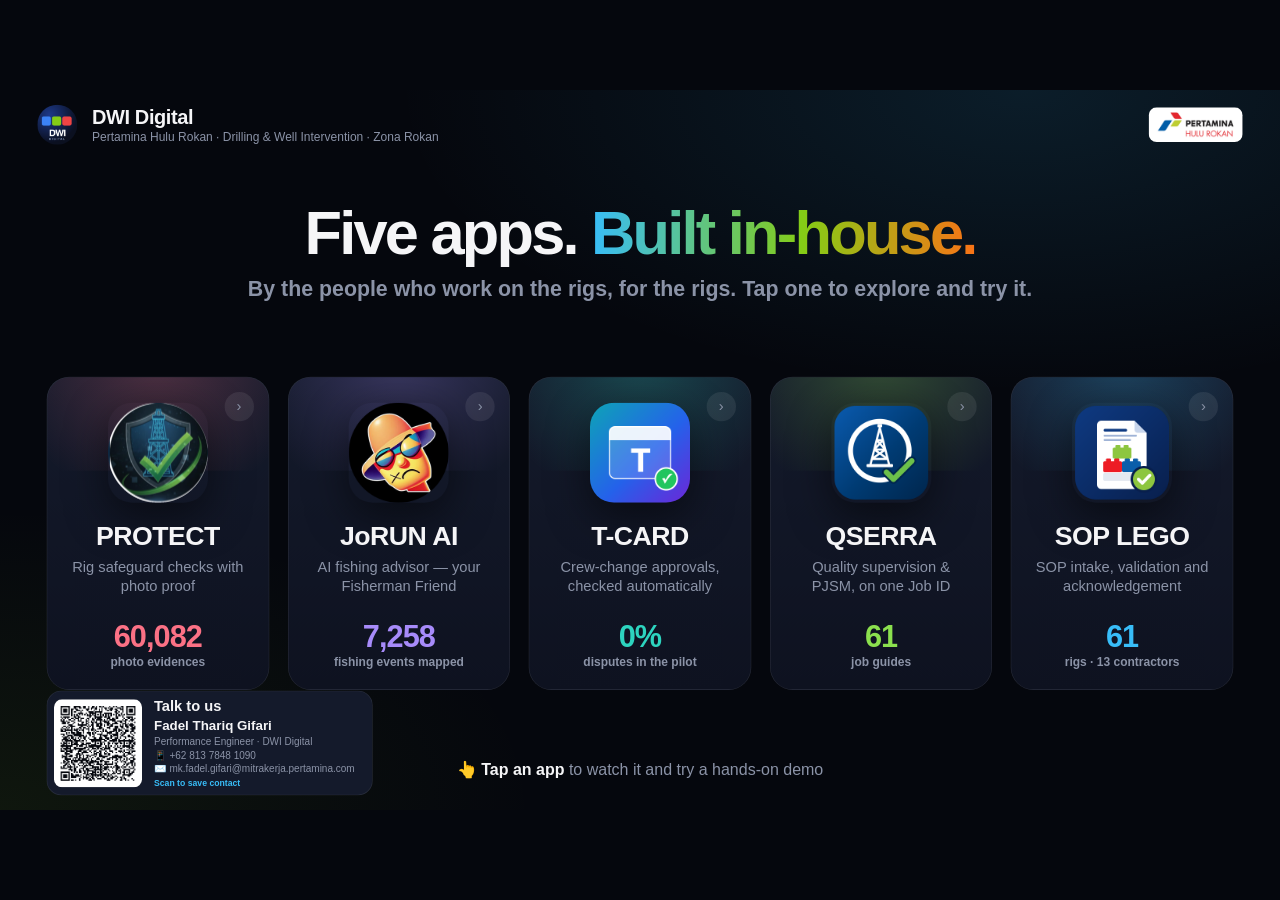
<file: index.html>
<!doctype html>
<html lang="en"><head><meta charset="utf-8">
<meta name="viewport" content="width=device-width,initial-scale=1">
<title>DWI Digital Booth</title>
<style>
  :root { --bg: #05070d; --panel: #0e1220; --panel2: #141a2b; --line: rgba(255,255,255,.09); --ink: #f5f5f7; --mut: #8b93a7; --acc: #38bdf8; --acc2: #84cc16; --red: #ff5a52; --green: #2fd17c; --amber: #f5b83d; }
  * { box-sizing: border-box; -webkit-tap-highlight-color: transparent; }
  html, body { margin: 0; height: 100%; background: var(--bg); color: var(--ink); font-family: -apple-system, "SF Pro Display", "Segoe UI", "Helvetica Neue", Arial, sans-serif; overflow: hidden; -webkit-font-smoothing: antialiased; user-select: none; }
  #stage { position: absolute; left: 0; top: 0; width: 1920px; height: 1080px; transform-origin: 0 0; overflow: hidden;
           background: radial-gradient(ellipse 70% 60% at 80% 0%, rgba(56,189,248,.12), transparent 70%), radial-gradient(ellipse 60% 60% at 0% 100%, rgba(132,204,22,.08), transparent 70%), var(--bg); }
  button { font: inherit; color: inherit; border: 0; background: none; cursor: pointer; }
  .view { position: absolute; inset: 0; display: none; }
  .view.on { display: block; animation: vin .45s cubic-bezier(.2,.8,.2,1); }
  @keyframes vin { from { opacity: 0; transform: translateY(18px); } to { opacity: 1; transform: none; } }
  /* top bar */
  .top { position: absolute; left: 0; right: 0; top: 0; height: 104px; display: flex; align-items: center; gap: 22px; padding: 0 56px; z-index: 20; }
  .top img.dwi { width: 60px; height: 60px; border-radius: 50%; }
  .top .t1 { font-size: 30px; font-weight: 800; letter-spacing: -.02em; }
  .top .t2 { font-size: 18px; color: var(--mut); margin-top: 2px; }
  .top .sp { flex: 1; }
  .top img.phr { height: 52px; background: #fff; border-radius: 12px; padding: 6px 12px; }
  .back { position: absolute; left: 56px; top: 124px; z-index: 21; font-size: 24px; font-weight: 700; color: var(--mut); padding: 12px 22px 12px 16px; border-radius: 40px; background: rgba(255,255,255,.06); }
  .back:active { background: rgba(255,255,255,.14); }
  /* home */
  .hero { position: absolute; left: 0; right: 0; top: 168px; text-align: center; }
  .hero h1 { font-size: 92px; font-weight: 800; letter-spacing: -.045em; margin: 0; line-height: 1.02; }
  .hero p { font-size: 32px; color: var(--mut); margin: 18px 0 0; font-weight: 600; }
  .grad { background: linear-gradient(90deg, #38bdf8, #84cc16 55%, #f97316); -webkit-background-clip: text; background-clip: text; color: transparent; }
  .tiles { position: absolute; left: 70px; right: 70px; top: 430px; display: grid; grid-template-columns: repeat(5, 1fr); gap: 28px; }
  .tile { height: 470px; border-radius: 34px; background: linear-gradient(180deg, var(--panel2), var(--panel)); border: 1px solid var(--line); padding: 38px 28px 30px;
          display: flex; flex-direction: column; align-items: center; text-align: center; position: relative; overflow: hidden; transition: transform .2s; }
  .tile::before { content: ""; position: absolute; inset: -40% -40% auto; height: 70%; background: radial-gradient(circle, var(--c), transparent 65%); opacity: .25; }
  .tile:active { transform: scale(.97); }
  .tile img { width: 150px; height: 150px; border-radius: 36px; object-fit: cover; position: relative; box-shadow: 0 20px 60px rgba(0,0,0,.5); }
  .tile b { font-size: 40px; font-weight: 800; margin-top: 28px; letter-spacing: -.02em; position: relative; }
  .tile span { font-size: 22px; color: var(--mut); margin-top: 10px; line-height: 1.25; position: relative; min-height: 56px; }
  .tile .stat { margin-top: auto; font-size: 46px; font-weight: 800; letter-spacing: -.03em; color: var(--c); position: relative; }
  .tile .stat small { display: block; font-size: 18px; font-weight: 600; color: var(--mut); letter-spacing: 0; margin-top: 2px; }
  .tile .go { position: absolute; right: 22px; top: 22px; width: 44px; height: 44px; border-radius: 50%; background: rgba(255,255,255,.08); display: grid; place-items: center; font-size: 22px; color: var(--mut); }
  .hint { position: absolute; left: 0; right: 0; bottom: 46px; text-align: center; font-size: 24px; color: var(--mut); }
  .hint b { color: var(--ink); }
  /* app page */
  .app { position: absolute; left: 56px; right: 56px; top: 196px; bottom: 50px; display: grid; grid-template-columns: 1.55fr 1fr; gap: 40px; }
  .player { position: relative; border-radius: 28px; overflow: hidden; background: #000; border: 1px solid var(--line); }
  .player video { width: 100%; height: 100%; object-fit: cover; display: block; }
  .player .vtabs { position: absolute; left: 20px; bottom: 20px; display: flex; gap: 10px; }
  .chip { padding: 12px 20px; border-radius: 30px; background: rgba(0,0,0,.6); border: 1px solid rgba(255,255,255,.18); font-size: 19px; font-weight: 700; backdrop-filter: blur(8px); }
  .chip.on { background: #fff; color: #000; }
  .side { display: flex; flex-direction: column; }
  .side .head { display: flex; gap: 24px; align-items: center; }
  .side .head img { width: 110px; height: 110px; border-radius: 28px; object-fit: cover; }
  .side h2 { font-size: 64px; font-weight: 800; letter-spacing: -.04em; margin: 0; }
  .side .line { font-size: 26px; color: var(--mut); font-weight: 600; margin-top: 4px; }
  .stats3 { display: grid; grid-template-columns: repeat(3, 1fr); gap: 14px; margin-top: 34px; }
  .st3 { background: var(--panel); border: 1px solid var(--line); border-radius: 22px; padding: 22px 18px; }
  .st3 b { display: block; font-size: 44px; font-weight: 800; letter-spacing: -.03em; color: var(--c); }
  .st3 span { font-size: 18px; color: var(--mut); line-height: 1.25; display: block; margin-top: 4px; }
  .how { margin-top: 30px; display: flex; flex-direction: column; gap: 14px; }
  .how div { display: flex; gap: 18px; align-items: center; font-size: 23px; line-height: 1.3; }
  .how i { font-style: normal; width: 46px; height: 46px; border-radius: 50%; flex: none; display: grid; place-items: center; font-weight: 800; font-size: 20px; background: rgba(255,255,255,.08); color: var(--c); }
  .try { margin-top: auto; height: 104px; border-radius: 26px; font-size: 34px; font-weight: 800; letter-spacing: -.01em; color: #04121d; background: linear-gradient(90deg, var(--c), #fff); box-shadow: 0 20px 60px rgba(0,0,0,.4); }
  .try:active { transform: scale(.98); }
  .try.disabled { background: var(--panel2); color: var(--mut); box-shadow: none; font-size: 24px; }
  /* demo shell */
  .demo { position: absolute; left: 56px; right: 56px; top: 196px; bottom: 44px; border-radius: 30px; background: var(--panel); border: 1px solid var(--line); overflow: hidden; }
  .dhead { height: 92px; display: flex; align-items: center; gap: 20px; padding: 0 34px; border-bottom: 1px solid var(--line); background: rgba(255,255,255,.02); }
  .dhead img { width: 52px; height: 52px; border-radius: 14px; }
  .dhead b { font-size: 30px; font-weight: 800; }
  .dhead .demo-tag { font-size: 16px; font-weight: 800; letter-spacing: .14em; color: var(--amber); border: 2px solid rgba(245,184,61,.5); border-radius: 20px; padding: 6px 14px; }
  .dhead .sp { flex: 1; }
  .steps { display: flex; gap: 8px; }
  .steps span { font-size: 18px; font-weight: 700; color: var(--mut); padding: 10px 16px; border-radius: 22px; background: rgba(255,255,255,.04); }
  .steps span.on { background: var(--c); color: #04121d; }
  .steps span.done { color: var(--c); }
  .dbody { position: absolute; left: 0; right: 0; top: 92px; bottom: 0; padding: 30px 38px; overflow: hidden; }
  .row { display: flex; gap: 26px; }
  .col { flex: 1; min-width: 0; }
  .card { background: var(--panel2); border: 1px solid var(--line); border-radius: 22px; padding: 24px 26px; }
  .lbl { font-size: 16px; font-weight: 800; letter-spacing: .12em; text-transform: uppercase; color: var(--mut); margin-bottom: 12px; }
  .field { margin-bottom: 20px; }
  .seg { display: flex; gap: 10px; flex-wrap: wrap; }
  .seg button { padding: 16px 22px; border-radius: 16px; background: rgba(255,255,255,.05); border: 2px solid transparent; font-size: 22px; font-weight: 700; color: #cdd3df; }
  .seg button.on { border-color: var(--c); background: rgba(255,255,255,.1); color: #fff; }
  .seg button.bad.on { border-color: var(--red); color: var(--red); }
  .big-btn { height: 88px; border-radius: 22px; padding: 0 44px; font-size: 30px; font-weight: 800; background: var(--c); color: #04121d; }
  .big-btn.ghost { background: rgba(255,255,255,.08); color: var(--ink); }
  .big-btn.red { background: var(--red); color: #fff; }
  .big-btn.green { background: var(--green); color: #04121d; }
  .big-btn:active { transform: scale(.97); }
  .slider { display: flex; align-items: center; gap: 18px; font-size: 24px; font-weight: 700; }
  .slider input { flex: 1; height: 44px; accent-color: var(--c); }
  .slider em { font-style: normal; min-width: 150px; text-align: right; }
  input[type=text] { width: 100%; font: inherit; font-size: 24px; padding: 16px 20px; border-radius: 14px; border: 2px solid var(--line); background: rgba(0,0,0,.25); color: #fff; outline: none; }
  input[type=text]:focus { border-color: var(--c); }
  .tiles2 { display: grid; grid-template-columns: repeat(4, 1fr); gap: 14px; }
  .crit { border-radius: 18px; padding: 20px; background: rgba(255,255,255,.04); border: 2px solid transparent; transition: all .3s; min-height: 118px; }
  .crit b { display: block; font-size: 23px; } .crit span { display: block; font-size: 18px; color: var(--mut); margin-top: 6px; }
  .crit .ic { float: right; width: 40px; height: 40px; border-radius: 50%; display: grid; place-items: center; font-weight: 900; font-size: 22px; background: rgba(255,255,255,.08); color: var(--mut); }
  .crit.ok { border-color: rgba(47,209,124,.6); background: rgba(47,209,124,.1); } .crit.ok .ic { background: var(--green); color: #04121d; }
  .crit.bad { border-color: rgba(255,90,82,.7); background: rgba(255,90,82,.12); } .crit.bad .ic { background: var(--red); color: #fff; }
  .verdict { margin-top: 24px; border-radius: 22px; padding: 26px 34px; display: flex; align-items: center; gap: 30px; font-size: 26px; font-weight: 600; opacity: 0; transform: translateY(14px); transition: all .4s; }
  .verdict.show { opacity: 1; transform: none; }
  .verdict b { font-size: 64px; font-weight: 900; letter-spacing: -.03em; }
  .verdict.go { background: linear-gradient(90deg, #128a48, #1fb36a); } .verdict.nogo { background: linear-gradient(90deg, #a51f25, #e0484c); }
  .mail { background: #fff; color: #1d1d1f; border-radius: 20px; padding: 24px 28px; font-size: 21px; line-height: 1.45; box-shadow: 0 20px 60px rgba(0,0,0,.4); }
  .mail .subj { font-size: 25px; font-weight: 800; margin-bottom: 6px; }
  .mail .from { color: #6e6e73; font-size: 17px; margin-bottom: 14px; }
  .mail ul { margin: 8px 0 0; padding-left: 24px; } .mail li { color: #b42318; font-weight: 600; }
  .chain { display: flex; gap: 0; margin: 10px 0 30px; }
  .cn { flex: 1; text-align: center; position: relative; }
  .cn::before { content: ""; position: absolute; top: 40px; left: -50%; width: 100%; height: 6px; background: rgba(255,255,255,.1); z-index: 0; }
  .cn:first-child::before { display: none; }
  .cn.done::before, .cn.cur::before { background: var(--c); }
  .cn .d { width: 86px; height: 86px; border-radius: 50%; margin: 0 auto 14px; display: grid; place-items: center; font-size: 32px; font-weight: 800; background: var(--panel2); border: 3px solid var(--line); position: relative; z-index: 1; color: var(--mut); }
  .cn.done .d { background: var(--green); border-color: var(--green); color: #04121d; }
  .cn.cur .d { border-color: var(--c); color: #fff; box-shadow: 0 0 0 10px rgba(56,189,248,.12); animation: pulse 1.4s infinite; }
  .cn.rej .d { background: var(--red); border-color: var(--red); color: #fff; }
  @keyframes pulse { 50% { box-shadow: 0 0 0 18px rgba(56,189,248,0); } }
  .cn b { display: block; font-size: 22px; } .cn span { display: block; font-size: 18px; color: var(--mut); margin-top: 4px; }
  .toast { position: absolute; right: 40px; bottom: 40px; z-index: 50; background: #fff; color: #1d1d1f; border-radius: 18px; padding: 18px 24px; font-size: 21px; font-weight: 600;
           box-shadow: 0 20px 60px rgba(0,0,0,.5); display: flex; gap: 14px; align-items: center; transform: translateY(30px); opacity: 0; transition: all .35s; max-width: 640px; }
  .toast { pointer-events: none; }   /* notifications never block taps underneath */
  .toast.show { transform: none; opacity: 1; }
  .toast i { font-style: normal; font-size: 28px; }
  .audit { font-size: 20px; line-height: 1.7; color: #cdd3df; }
  .audit b { color: #fff; }
  /* protect */
  .roles { display: grid; grid-template-columns: repeat(7, 1fr); gap: 14px; }
  .role { border-radius: 20px; padding: 24px 10px; text-align: center; background: rgba(255,255,255,.04); border: 2px solid transparent; font-size: 20px; font-weight: 700; }
  .role i { font-style: normal; display: block; font-size: 44px; margin-bottom: 10px; }
  .role.on { border-color: var(--c); background: rgba(255,255,255,.1); }
  .item { display: grid; grid-template-columns: 1fr auto; gap: 18px; align-items: center; padding: 18px 22px; border-radius: 18px; background: rgba(255,255,255,.04); margin-bottom: 12px; }
  .item b { font-size: 24px; display: block; } .item span { font-size: 18px; color: var(--mut); display: block; margin-top: 4px; }
  .item .acts { display: flex; gap: 10px; align-items: center; }
  .item .acts button { padding: 14px 18px; border-radius: 14px; font-size: 19px; font-weight: 800; background: rgba(255,255,255,.07); border: 2px solid transparent; }
  .item .acts .r.on { border-color: var(--green); color: var(--green); } .item .acts .n.on { border-color: var(--red); color: var(--red); }
  .item .acts .ph.on { border-color: var(--c); color: var(--c); }
  .ring { width: 260px; height: 260px; border-radius: 50%; display: grid; place-items: center; margin: 0 auto; }
  .ring div { width: 210px; height: 210px; border-radius: 50%; background: var(--panel2); display: grid; place-items: center; text-align: center; }
  .ring b { font-size: 64px; font-weight: 900; display: block; } .ring span { font-size: 18px; color: var(--mut); }
  .bar { height: 16px; border-radius: 8px; background: rgba(255,255,255,.08); overflow: hidden; } .bar i { display: block; height: 100%; background: var(--c); border-radius: 8px; }
  .rolerow { display: grid; grid-template-columns: 170px 1fr 70px; gap: 14px; align-items: center; font-size: 19px; margin-bottom: 12px; }
  .alert { border-radius: 18px; padding: 18px 22px; background: rgba(255,90,82,.12); border: 2px solid rgba(255,90,82,.5); font-size: 21px; margin-bottom: 14px; }
  .alert b { color: var(--red); }
  .gallery { display: grid; grid-template-columns: repeat(4, 1fr); gap: 10px; }
  .gallery div { aspect-ratio: 4/3; border-radius: 14px; display: grid; place-items: end start; padding: 10px; font-size: 15px; font-weight: 700; color: #fff;
                 background: linear-gradient(135deg, #3b4a5e, #1c2433); position: relative; overflow: hidden; }
  .gallery div::before { content: "📷"; position: absolute; right: 10px; top: 8px; font-size: 22px; opacity: .7; }
  .flash { position: absolute; inset: 0; background: #fff; opacity: 0; pointer-events: none; z-index: 60; }
  .flash.on { animation: fl .45s; } @keyframes fl { 0% { opacity: .9; } 100% { opacity: 0; } }
  /* walkthrough */
  .wt { position: absolute; inset: 0; display: grid; grid-template-columns: 470px 1fr; }
  .wt .list { border-right: 1px solid var(--line); display: flex; flex-direction: column; }
  .wt .list .q { padding: 22px; } .wt .jobs { flex: 1; overflow-y: auto; padding: 0 14px 20px; }
  .wt .job { padding: 16px 18px; border-radius: 14px; font-size: 20px; font-weight: 600; display: flex; gap: 14px; align-items: baseline; text-align: left; width: 100%; }
  .wt .job em { font-style: normal; color: var(--c); font-weight: 800; min-width: 56px; }
  .wt .job.on { background: rgba(255,255,255,.1); }
  .wt .main { padding: 26px 34px; display: grid; grid-template-rows: auto 1fr; gap: 20px; min-height: 0; }
  .wt .top2 { display: grid; grid-template-columns: 420px 1fr; gap: 26px; align-items: stretch; }
  .wt video { width: 100%; aspect-ratio: 16/9; border-radius: 18px; background: #000; object-fit: cover; }
  .wt .pts { display: flex; flex-direction: column; gap: 8px; overflow: hidden; }
  .wt .pt { text-align: left; padding: 7px 14px; border-radius: 12px; font-size: 19px; font-weight: 700; color: #cdd3df; background: rgba(255,255,255,.04); display: flex; gap: 12px; }
  .wt .pt i { font-style: normal; width: 30px; height: 30px; border-radius: 50%; background: rgba(255,255,255,.1); display: grid; place-items: center; font-size: 15px; flex: none; }
  .wt .pt.on { background: rgba(255,255,255,.12); color: #fff; } .wt .pt.on i { background: var(--c); color: #04121d; }
  .wt .qa { overflow-y: auto; min-height: 0; display: flex; flex-direction: column; gap: 14px; }
  .qa .qc { background: var(--panel2); border: 1px solid var(--line); border-radius: 18px; padding: 20px 24px; text-align: left; width: 100%; }
  .qa .qc b { display: block; font-size: 23px; line-height: 1.35; }
  .qa .qc .ans { margin-top: 12px; padding: 14px 18px; border-radius: 12px; background: rgba(132,204,22,.12); color: #c9f08f; font-size: 20px; line-height: 1.4; display: none; }
  .qa .qc .tap { margin-top: 10px; font-size: 17px; color: var(--c); font-weight: 700; }
  .qa .qc.open .ans { display: block; } .qa .qc.open .tap { display: none; }
  .pnav { display: flex; gap: 14px; align-items: center; justify-content: space-between; }
  .pnav b { font-size: 26px; }
  /* soplego */
  .compose { background: #fff; color: #1d1d1f; border-radius: 22px; overflow: hidden; box-shadow: 0 20px 60px rgba(0,0,0,.4); }
  .compose .hd { background: #0f6cbd; color: #fff; padding: 16px 24px; font-size: 22px; font-weight: 700; }
  .compose .ln { display: flex; gap: 14px; padding: 14px 24px; border-bottom: 1px solid #edebe9; font-size: 20px; }
  .compose .ln span { color: #6e6e73; min-width: 90px; }
  .compose .bd { padding: 18px 24px; font-size: 19px; line-height: 1.6; color: #333; white-space: pre-line; }
  .att { display: inline-flex; gap: 10px; align-items: center; background: #fdecec; color: #b42318; border-radius: 10px; padding: 8px 14px; font-weight: 700; font-size: 18px; margin: 0 24px 20px; }
  .pipe { display: flex; flex-direction: column; gap: 9px; }
  .pstep { display: flex; gap: 20px; align-items: center; padding: 11px 22px; border-radius: 18px; background: rgba(255,255,255,.04); font-size: 23px; opacity: .35; transition: all .35s; }
  .pstep i { font-style: normal; width: 52px; height: 52px; border-radius: 50%; display: grid; place-items: center; background: rgba(255,255,255,.08); font-size: 24px; flex: none; }
  .pstep span { color: var(--mut); font-size: 19px; margin-left: auto; }
  .pstep.on { opacity: 1; background: rgba(255,255,255,.08); } .pstep.ok i { background: var(--green); color: #04121d; } .pstep.bad { opacity: 1; background: rgba(255,90,82,.14); } .pstep.bad i { background: var(--red); color: #fff; }
  .teams { background: #f5f5f5; color: #1d1d1f; border-radius: 22px; padding: 26px 30px; box-shadow: 0 20px 60px rgba(0,0,0,.4); }
  .teams .tt { display: flex; gap: 14px; align-items: center; font-size: 20px; color: #5b5fc7; font-weight: 800; margin-bottom: 14px; }
  .teams h3 { margin: 0 0 12px; font-size: 28px; }
  .teams .kv { display: flex; justify-content: space-between; font-size: 20px; padding: 8px 0; border-bottom: 1px solid #e5e5e5; } .teams .kv span { color: #6e6e73; }
  .matrix { display: grid; gap: 6px; font-size: 16px; }
  .matrix div { border-radius: 8px; padding: 10px 6px; text-align: center; font-weight: 700; }
  .m-h { color: var(--mut); background: transparent !important; } .m-g { background: rgba(47,209,124,.25); color: #8ff0b8; } .m-p { background: rgba(245,184,61,.22); color: #ffd98a; } .m-x { background: rgba(255,255,255,.05); color: #6b7386; }
  .m-new { animation: pop 1s ease 2; } @keyframes pop { 50% { transform: scale(1.18); box-shadow: 0 0 30px rgba(47,209,124,.8); } }
  /* attract */
  #attract { position: absolute; inset: 0; z-index: 100; background: #000; display: none; }
  #attract video { width: 100%; height: 100%; object-fit: cover; }
  #attract .pill { position: absolute; left: 50%; bottom: 60px; transform: translateX(-50%); padding: 22px 40px; border-radius: 50px; background: rgba(255,255,255,.14); backdrop-filter: blur(12px);
                   border: 1px solid rgba(255,255,255,.3); font-size: 30px; font-weight: 800; animation: breathe 2.4s ease-in-out infinite; white-space: nowrap; }
  .talk { position: absolute; left: 70px; bottom: 22px; display: flex; align-items: center; gap: 18px; background: var(--panel2); border: 1px solid var(--line); border-radius: 22px; padding: 10px 26px 10px 10px; }
  .talk img { width: 132px; height: 132px; border-radius: 12px; background: #fff; padding: 6px; }
  .talk div { display: flex; flex-direction: column; } .talk b { font-size: 22px; } .talk .nm { font-size: 20px; font-weight: 800; color: var(--ink); margin-top: 2px; }
  .talk span { font-size: 15px; color: var(--mut); line-height: 1.35; } .talk small { font-size: 13px; color: var(--acc); font-weight: 700; margin-top: 4px; }
  .cfoot, .dbar { display: none; }
  .side .team { margin-top: 22px; }
  .side .team .tk { font-size: 15px; font-weight: 800; letter-spacing: .22em; }
  .side .team .tg { display: grid; grid-template-columns: 1fr 1fr; gap: 8px 22px; margin-top: 8px; }
  .side .team b { display: block; font-size: 17px; font-weight: 700; } .side .team span { display: block; font-size: 13px; color: var(--mut); }
  .qr { position: absolute; right: 70px; bottom: 22px; display: flex; align-items: center; gap: 18px; background: var(--panel2); border: 1px solid var(--line); border-radius: 22px; padding: 10px 10px 10px 24px; }
  .qr img { width: 132px; height: 132px; border-radius: 12px; background: #fff; padding: 8px; }
  .qr b { display: block; font-size: 22px; } .qr span { font-size: 17px; color: var(--mut); }
  @keyframes breathe { 50% { transform: translateX(-50%) scale(1.05); } }
</style>
<link rel="stylesheet" href="demos.css?v=6"><link rel="stylesheet" href="mobile.css?v=5"></head>
<body>
<div id="stage">
  <div class="top">
    <img class="dwi" src="media/logos/dwi.png" alt="">
    <div><div class="t1">DWI Digital</div><div class="t2">Pertamina Hulu Rokan · Drilling &amp; Well Intervention · Zona Rokan</div></div>
    <div class="sp"></div>
    <img class="phr" src="media/logos/phr.png" alt="Pertamina Hulu Rokan">
  </div>

  <section class="view on" id="v-home">
    <div class="hero"><h1>Five apps. <span class="grad">Built in-house.</span></h1>
      <p>By the people who work on the rigs, for the rigs. Tap one to explore and try it.</p></div>
    <div class="tiles" id="tiles"></div>
    <div class="hint">👆 <b>Tap an app</b> to watch it and try a hands-on demo</div>
    <div class="talk" id="talk"><img src="media/contact/vcard_qr.png" alt=""><div><b>Talk to us</b><span class="nm">Fadel Thariq Gifari</span>
      <span>Performance Engineer · DWI Digital</span><span>📱 +62 813 7848 1090</span><span>✉️ mk.fadel.gifari@mitrakerja.pertamina.com</span><small>Scan to save contact</small></div></div>
  </section>

  <section class="view" id="v-app">
    <button class="back" onclick="go('home')">‹ All apps</button>
    <div class="app">
      <div class="player"><video id="appvid" muted playsinline loop></video><div class="vtabs" id="vtabs"></div></div>
      <div class="side">
        <div class="head"><img id="a-logo" alt=""><div><h2 id="a-name"></h2><div class="line" id="a-line"></div></div></div>
        <div class="stats3" id="a-stats"></div>
        <div class="how" id="a-how"></div>
        <div class="team" id="a-team"></div>
        <button class="try" id="a-try"></button>
      </div>
    </div>
  </section>

  <section class="view" id="v-demo">
    <button class="back" onclick="backToApp()">‹ Back</button>
    <div class="demo"><div class="dhead"><img id="d-logo" alt=""><b id="d-name"></b><span class="demo-tag">DEMO · DUMMY DATA</span><div class="sp"></div><div class="steps" id="d-steps"></div></div>
      <div class="dbody" id="d-body"></div></div>
  </section>

  <div class="toast" id="toast"><i>✉️</i><span></span></div>
  <div class="flash" id="flash"></div>
  <div id="attract"><video id="attvid" muted playsinline></video><div class="pill">👆 Touch to explore DWI Digital</div></div>
</div>
<script src="data/qserra.js"></script>
<script src="kiosk.js?v=10"></script>
<script src="demos.js?v=5"></script>
</body></html>
</file>
<file: demos.css>
/* App-faithful demo screens: Microsoft Forms / Power Automate / Outlook / Microsoft Lists / Teams (T-CARD, SOP LEGO),
   OneApp PROTECT (mobile + web dashboard), QSERRA Mobile landscape, SOP LEGO Hub. */
.dbody.app-mode { padding: 22px 30px; }
.win { position: absolute; inset: 0; border-radius: 16px; overflow: hidden; background: #fff; color: #242424; box-shadow: 0 24px 70px rgba(0,0,0,.5);
       font-family: "Segoe UI", -apple-system, "Helvetica Neue", Arial, sans-serif; display: flex; flex-direction: column; }
.win .chrome { height: 40px; background: #dfe3e8; display: flex; align-items: center; gap: 10px; padding: 0 14px; flex: none; }
.win .chrome i { width: 13px; height: 13px; border-radius: 50%; background: #ff5f57; display: inline-block; }
.win .chrome i:nth-child(2) { background: #febc2e; } .win .chrome i:nth-child(3) { background: #28c840; }
.win .chrome .url { flex: 1; margin-left: 14px; height: 26px; border-radius: 13px; background: #fff; font-size: 14px; color: #555; display: flex; align-items: center; padding: 0 14px; }
.win .wbody { flex: 1; min-height: 0; position: relative; overflow: hidden; }
.cap { position: absolute; left: 50%; bottom: 14px; transform: translateX(-50%); z-index: 30; background: rgba(5,7,13,.86); color: #fff; padding: 12px 22px; border-radius: 30px; font-size: 19px; font-weight: 700; white-space: nowrap; }
.cap b { color: var(--c); }

/* ---------- Microsoft Forms ---------- */
.forms { position: absolute; inset: 0; overflow-y: auto; background: #dbe9ea url("data:image/svg+xml;utf8,<svg xmlns='http://www.w3.org/2000/svg' width='80' height='80'><circle cx='40' cy='40' r='1.4' fill='%2303787c' fill-opacity='.15'/></svg>"); padding: 26px 0 40px; scroll-behavior: smooth; }
.fcard { width: 820px; margin: 0 auto; background: #fff; border-radius: 10px; box-shadow: 0 2px 10px rgba(0,0,0,.12); overflow: hidden; }
.fban { height: 120px; background: linear-gradient(120deg, #03787c 0%, #0b6a8c 60%, #3a4fa8 100%); }
.ftitle { padding: 26px 40px 18px; border-bottom: 1px solid #edebe9; }
.ftitle h1 { font-size: 30px; font-weight: 600; margin: 0 0 8px; } .ftitle p { margin: 0; color: #605e5c; font-size: 16px; }
.fq { padding: 20px 40px 10px; }
.fq .t { font-size: 18px; margin-bottom: 12px; } .fq .t em { font-style: normal; color: #605e5c; margin-right: 6px; } .fq .t i { color: #a4262c; font-style: normal; }
.fq input.fi { width: 100%; font: inherit; font-size: 17px; border: 0; border-bottom: 1px solid #8a8886; padding: 8px 2px; outline: none; background: transparent; color: #201f1e; }
.fq input.fi:focus { border-bottom: 2px solid #03787c; }
.fopt { display: flex; align-items: center; gap: 12px; font-size: 17px; padding: 8px 0; cursor: pointer; }
.fopt .rb { width: 20px; height: 20px; border-radius: 50%; border: 1.5px solid #605e5c; position: relative; flex: none; }
.fopt.on .rb { border-color: #03787c; } .fopt.on .rb::after { content: ""; position: absolute; inset: 4px; border-radius: 50%; background: #03787c; }
.fsub { margin: 24px 40px 34px; height: 44px; padding: 0 30px; border-radius: 4px; background: #03787c; color: #fff; font-size: 17px; font-weight: 600; }
.fthanks { padding: 70px 40px; text-align: center; } .fthanks .ok { width: 80px; height: 80px; margin: 0 auto 18px; border-radius: 50%; background: #03787c; color: #fff; font-size: 44px; display: grid; place-items: center; }
.fthanks h2 { font-size: 28px; font-weight: 600; margin: 0 0 8px; }

/* ---------- Power Automate run view ---------- */
.pa { position: absolute; inset: 0; background: #f8f8f8; display: flex; flex-direction: column; }
.pa .pbar { height: 52px; background: #0f6cbd; color: #fff; display: flex; align-items: center; gap: 14px; padding: 0 20px; font-size: 17px; font-weight: 600; flex: none; }
.pa .pbar span { font-weight: 400; opacity: .85; font-size: 15px; }
.pa .run { flex: 1; overflow-y: auto; padding: 22px 0 60px; }
.pa .lane { width: 640px; margin: 0 auto; display: flex; flex-direction: column; align-items: center; }
.act { width: 100%; background: #fff; border-radius: 6px; box-shadow: 0 1px 3px rgba(0,0,0,.18); border-left: 4px solid var(--ac, #0f6cbd); opacity: .35; transition: opacity .25s; }
.act.on { opacity: 1; }
.act .ah { display: flex; align-items: center; gap: 12px; padding: 12px 16px; font-size: 16px; font-weight: 600; }
.act .ah .ico { width: 30px; height: 30px; border-radius: 4px; background: var(--ac, #0f6cbd); color: #fff; display: grid; place-items: center; font-size: 15px; flex: none; }
.act .ah .st { margin-left: auto; width: 22px; height: 22px; border-radius: 50%; display: grid; place-items: center; font-size: 13px; color: #fff; background: #c8c6c4; }
.act.ok .ah .st { background: #107c10; } .act.no .ah .st { background: #c50f1f; }
.act .ah small { font-weight: 400; color: #605e5c; font-size: 13px; margin-left: 6px; }
.act .ab { border-top: 1px solid #edebe9; padding: 10px 16px 12px 58px; font-size: 14.5px; color: #323130; display: none; }
.act.open .ab { display: block; }
.act .ab .kv { display: flex; justify-content: space-between; padding: 4px 0; border-bottom: 1px dashed #edebe9; }
.act .ab .kv b.g { color: #107c10; } .act .ab .kv b.r { color: #c50f1f; }
.pa .arrow { height: 26px; width: 2px; background: #a19f9d; position: relative; } .pa .arrow::after { content: ""; position: absolute; bottom: -2px; left: -5px; border: 6px solid transparent; border-top-color: #a19f9d; }
.branch { width: 100%; display: grid; grid-template-columns: 1fr 1fr; gap: 16px; }
.branch .bh { font-size: 13px; font-weight: 700; padding: 6px 10px; border-radius: 4px 4px 0 0; color: #fff; }
.branch .yes .bh { background: #107c10; } .branch .no .bh { background: #c50f1f; }
.branch > div { background: #efefef; border-radius: 6px; padding: 0 0 10px; }
.branch .act { width: calc(100% - 20px); margin: 10px 10px 0; }

/* ---------- Outlook web ---------- */
.ow { position: absolute; inset: 0; display: grid; grid-template-rows: 48px 1fr; background: #f5f5f5; }
.ow .ohd { background: #0f6cbd; color: #fff; display: flex; align-items: center; gap: 16px; padding: 0 18px; font-size: 17px; font-weight: 600; }
.ow .ohd .srch { width: 420px; height: 30px; border-radius: 4px; background: rgba(255,255,255,.88); margin-left: 40px; }
.ow .grid { display: grid; grid-template-columns: 200px 360px 1fr; min-height: 0; }
.ow .fold { background: #fafafa; padding: 14px 10px; font-size: 15px; border-right: 1px solid #e1dfdd; }
.ow .fold div { padding: 8px 12px; border-radius: 4px; } .ow .fold .on { background: #e1effa; font-weight: 600; }
.ow .ml { background: #fff; border-right: 1px solid #e1dfdd; overflow: hidden; }
.ow .mi { padding: 12px 16px; border-bottom: 1px solid #f0f0f0; font-size: 14px; border-left: 3px solid transparent; }
.ow .mi b { display: block; font-size: 15px; } .ow .mi span { color: #605e5c; display: block; white-space: nowrap; overflow: hidden; text-overflow: ellipsis; }
.ow .mi.on { background: #e1effa; border-left-color: #0f6cbd; } .ow .mi.unread b { color: #0f6cbd; }
.ow .rp { background: #fff; padding: 24px 30px; overflow-y: auto; }
.ow .rp h2 { font-size: 22px; font-weight: 600; margin: 0 0 14px; }
.ow .rp .snd { display: flex; gap: 12px; align-items: center; margin-bottom: 18px; } .ow .rp .snd .av { width: 42px; height: 42px; border-radius: 50%; background: #0f6cbd; color: #fff; font-weight: 700; display: grid; place-items: center; }
.ow .rp .snd b { display: block; font-size: 15px; } .ow .rp .snd span { font-size: 13px; color: #605e5c; }
.ow table.det { border-collapse: collapse; width: 100%; font-size: 14.5px; margin: 12px 0 18px; }
.ow table.det td { border: 1px solid #e1dfdd; padding: 7px 10px; } .ow table.det td:first-child { background: #f3f2f1; width: 210px; color: #605e5c; }
.ow .obtn { display: inline-block; padding: 10px 20px; border-radius: 4px; font-size: 15px; font-weight: 600; margin-right: 10px; border: 1px solid #8a8886; color: #242424; background: #fff; }
.ow .obtn.p { background: #0f6cbd; border-color: #0f6cbd; color: #fff; } .ow .obtn.g { background: #107c10; border-color: #107c10; color: #fff; } .ow .obtn.r { border-color: #c50f1f; color: #c50f1f; }
.ow .compose { padding: 0; } .ow .cl { display: flex; gap: 12px; padding: 12px 22px; border-bottom: 1px solid #edebe9; font-size: 15px; } .ow .cl span { color: #605e5c; width: 80px; flex: none; }
.ow .cbody { padding: 16px 22px; font-size: 15px; line-height: 1.7; white-space: pre-line; } .ow .catt { margin: 0 22px; display: inline-flex; gap: 10px; align-items: center; border: 1px solid #e1dfdd; border-radius: 4px; padding: 8px 12px; font-size: 14px; }
.ow .catt i { font-style: normal; background: #c50f1f; color: #fff; font-size: 11px; font-weight: 700; padding: 3px 5px; border-radius: 3px; }

/* ---------- Microsoft Lists ---------- */
.ls { position: absolute; inset: 0; background: #fff; display: flex; flex-direction: column; }
.ls .lhd { height: 46px; background: #8a3c8f; color: #fff; display: flex; align-items: center; padding: 0 18px; font-size: 16px; font-weight: 600; gap: 30px; flex: none; }
.ls .lhd .srch { width: 360px; height: 28px; border-radius: 4px; background: rgba(255,255,255,.92); margin: 0 auto; }
.ls .lcmd { height: 42px; border-bottom: 1px solid #edebe9; display: flex; align-items: center; gap: 22px; padding: 0 18px; font-size: 14px; color: #323130; flex: none; }
.ls .ltitle { display: flex; align-items: center; gap: 14px; padding: 14px 22px 6px; flex: none; }
.ls .ltitle .ico { width: 38px; height: 38px; border-radius: 8px; background: #3b5bdb; display: grid; place-items: center; color: #fff; font-size: 20px; }
.ls .ltitle small { display: block; color: #605e5c; font-size: 13px; } .ls .ltitle b { font-size: 21px; }
.ls .views { display: flex; gap: 6px; margin-left: auto; font-size: 14px; } .ls .views span { padding: 8px 12px; color: #323130; } .ls .views span.on { border-bottom: 2px solid #8a3c8f; font-weight: 600; }
.ls .tbl { flex: 1; overflow: auto; padding: 0 12px; }
.ls table { border-collapse: collapse; font-size: 14px; white-space: nowrap; }
.ls th { text-align: left; font-weight: 600; color: #323130; padding: 12px 14px; border-bottom: 1px solid #edebe9; position: sticky; top: 0; background: #fff; }
.ls td { padding: 13px 14px; border-bottom: 1px solid #f3f2f1; color: #323130; }
.ls tr.new td { background: #fff4ce; animation: rowin 1.2s ease; } @keyframes rowin { from { background: #ffe58f; } }
.ls .pill { padding: 3px 10px; border-radius: 12px; font-size: 13px; font-weight: 600; } .ls .p-g { background: #dff6dd; color: #107c10; } .ls .p-y { background: #fff4ce; color: #8a6100; } .ls .p-r { background: #fde7e9; color: #a4262c; }

/* ---------- Teams approval ---------- */
.tm { position: absolute; inset: 0; background: #1f1f1f; color: #e8e8e8; display: grid; grid-template-rows: 48px 1fr; }
.tm .tb { background: #2b2b2b; display: flex; align-items: center; padding: 0 18px; gap: 14px; font-weight: 600; color: #c7c7ff; }
.tm .tg { display: grid; grid-template-columns: 68px 300px 1fr; min-height: 0; }
.tm .rail { background: #2b2b2b; } .tm .clist { background: #292929; padding: 14px 10px; font-size: 14px; } .tm .clist h3 { margin: 4px 8px 14px; font-size: 19px; }
.tm .ci { padding: 10px 10px; border-radius: 6px; } .tm .ci.on { background: #3d3e66; } .tm .ci b { display: block; color: #fff; } .tm .ci small { color: #a8a8a8; }
.tm .chat { padding: 24px 40px; } .tm .meta { font-size: 13px; color: #a8a8a8; margin: 0 0 8px; }
.tm .acard { max-width: 780px; background: #292929; border: 1px solid #3b3b3b; border-radius: 8px; padding: 22px 24px; }
.tm .acard .k { font-size: 13px; color: #7f85f5; font-weight: 700; text-transform: uppercase; } .tm .acard h2 { font-size: 22px; margin: 6px 0 4px; color: #fff; }
.tm .acard .by { font-size: 14px; color: #a8a8a8; margin-bottom: 14px; }
.tm .acard dl { display: grid; grid-template-columns: 170px 1fr; row-gap: 8px; font-size: 15px; margin: 0 0 12px; } .tm .acard dt { color: #a8a8a8; } .tm .acard dd { margin: 0; }
.tm .acard a { color: #7f85f5; text-decoration: underline; font-weight: 600; }
.tm .tbtn { height: 40px; padding: 0 26px; border-radius: 5px; font-size: 16px; font-weight: 600; border: 1px solid #666; color: #eee; margin-right: 10px; margin-top: 16px; }
.tm .tbtn.p { background: #5b5fc7; border-color: #5b5fc7; color: #fff; } .tm .done { margin-top: 16px; font-size: 16px; color: #92c353; font-weight: 600; }

/* ---------- SOP LEGO Hub (neon) ---------- */
.hub { position: absolute; inset: 0; background: radial-gradient(ellipse at 85% 0%, rgba(34,211,238,.12), transparent 60%), #070e1e; color: #e6eefa; display: grid; grid-template-columns: 250px 1fr; font-family: "Segoe UI", Arial, sans-serif; }
.hub .side { background: linear-gradient(180deg, #0b1a36, #08122a); border-right: 1px solid rgba(56,189,248,.25); padding: 22px 16px; }
.hub .side .br { display: flex; gap: 12px; align-items: center; margin-bottom: 30px; } .hub .side .br img { width: 46px; height: 46px; border-radius: 10px; }
.hub .side .br b { font-size: 20px; display: block; } .hub .side .br small { color: #8fa3c0; font-size: 12px; }
.hub .side .mi { padding: 12px 14px; border-radius: 10px; font-size: 16px; color: #c6d4ea; margin-bottom: 4px; } .hub .side .mi.on { background: rgba(56,189,248,.12); color: #38bdf8; font-weight: 700; }
.hub .main { padding: 22px 28px; min-width: 0; } .hub h1 { margin: 0; font-size: 28px; } .hub .sub { color: #8fa3c0; font-size: 15px; margin: 4px 0 18px; }
.hub .mx { background: rgba(15,27,51,.8); border: 1px solid rgba(56,189,248,.25); border-radius: 14px; padding: 14px; }
.hub .mx table { border-collapse: separate; border-spacing: 5px; font-size: 14px; width: 100%; }
.hub .mx th { color: #c6d4ea; font-weight: 600; font-size: 13px; } .hub .mx td.n { color: #c6d4ea; white-space: nowrap; padding-right: 10px; }
.hub .mx td.c { width: 66px; height: 34px; border-radius: 7px; background: #111c33; text-align: center; font-weight: 800; }
.hub .c-g { background: #2bc48a !important; color: #fff; } .hub .c-p { background: #f5b83d !important; color: #fff; } .hub .c-x { background: #ef6b6b !important; color: #fff; }
.hub .c-new { animation: pop 1s ease 2; }

/* ---------- PROTECT OneApp (phone) + dashboard ---------- */
.prow { position: absolute; inset: 0; display: grid; grid-template-columns: 440px 1fr; gap: 30px; align-items: center; }
.phone { width: 420px; height: 860px; border-radius: 60px; background: #111; padding: 14px; box-shadow: 0 30px 80px rgba(0,0,0,.6), inset 0 0 0 2px #444; position: relative; margin: 0 auto; }
.phone .scr { width: 100%; height: 100%; border-radius: 48px; overflow: hidden; background: #f4f6fa; color: #1f2937; position: relative; font-family: "Segoe UI", Roboto, Arial, sans-serif; display: flex; flex-direction: column; }
.phone .sbar { height: 40px; background: #1e3a6e; color: #fff; display: flex; align-items: center; justify-content: space-between; padding: 6px 30px 0; font-size: 13px; flex: none; }
.phone .ahd { height: 56px; background: #1e3a6e; color: #fff; display: flex; align-items: center; padding: 0 18px; gap: 12px; letter-spacing: .32em; font-weight: 700; font-size: 17px; flex: none; }
.phone .ahd .sp { flex: 1; } .phone .ahd .sy { width: 30px; height: 30px; border-radius: 6px; background: #4fc3f7; letter-spacing: 0; display: grid; place-items: center; font-size: 15px; }
.phone .ahd .me { width: 32px; height: 32px; border-radius: 50%; background: #2563eb; }
.phone .pc { flex: 1; overflow-y: auto; padding: 14px 14px 80px; }
.phone .nav { position: absolute; left: 0; right: 0; bottom: 0; height: 66px; background: #fff; border-top: 1px solid #e5e7eb; display: grid; grid-template-columns: repeat(5, 1fr); font-size: 11px; color: #6b7280; text-align: center; padding-top: 8px; }
.phone .nav i { display: block; font-style: normal; font-size: 20px; } .phone .nav .on { color: #2563eb; }
.ocard { background: #fff; border-radius: 12px; box-shadow: 0 1px 4px rgba(0,0,0,.08); padding: 14px; margin-bottom: 12px; }
.ocard h4 { margin: 0 0 2px; font-size: 16px; } .ocard .s { font-size: 12.5px; color: #6b7280; }
.ostep { display: flex; align-items: center; margin: 14px 4px 6px; } .ostep span { width: 30px; height: 30px; border-radius: 50%; background: #e5e7eb; color: #6b7280; display: grid; place-items: center; font-size: 13px; font-weight: 700; flex: none; }
.ostep span.on { background: #1e3a6e; color: #fff; } .ostep span.dn { background: #16a34a; color: #fff; } .ostep hr { flex: 1; border: 0; height: 2px; background: #e5e7eb; margin: 0 4px; } .ostep hr.dn { background: #16a34a; }
.olabels { display: flex; justify-content: space-between; font-size: 10.5px; color: #6b7280; margin: 0 2px 8px; }
.ogrid { display: grid; grid-template-columns: 1fr 1fr; gap: 10px; margin-top: 10px; }
.orole { border: 1.5px solid #e5e7eb; border-radius: 12px; padding: 12px 6px; text-align: center; font-size: 13px; font-weight: 600; color: #374151; background: #fff; }
.orole i { display: block; font-style: normal; font-size: 26px; margin-bottom: 4px; } .orole.on { border-color: #1e3a6e; background: #eef2ff; }
.obtn { width: 100%; height: 46px; border-radius: 10px; background: #1e3a6e; color: #fff; font-weight: 700; font-size: 15px; margin-top: 12px; letter-spacing: .04em; }
.obtn.ghost { background: #fff; color: #1e3a6e; border: 1.5px solid #1e3a6e; }
.oin { border: 1.5px solid #d1d5db; border-radius: 10px; padding: 11px 12px; font-size: 15px; display: flex; justify-content: space-between; margin-top: 8px; background: #fff; }
.ook { border: 1.5px solid #86efac; background: #f0fdf4; color: #15803d; border-radius: 10px; padding: 10px 12px; font-size: 13.5px; font-weight: 600; margin-top: 10px; }
.orig { background: linear-gradient(135deg, #1e3a6e, #2b4c8c); color: #fff; border-radius: 12px; padding: 14px; margin-bottom: 12px; }
.orig small { opacity: .8; font-size: 11px; letter-spacing: .1em; } .orig b { display: block; font-size: 20px; margin: 4px 0; } .orig .pr { font-size: 12px; opacity: .9; }
.ocat { font-size: 12px; font-weight: 800; color: #2563eb; letter-spacing: .08em; margin: 8px 2px 8px; }
.oguide { background: #fefce8; border: 1px solid #fde68a; border-radius: 8px; padding: 9px 10px; font-size: 12.5px; color: #854d0e; margin: 8px 0; }
.ophoto { border: 1.5px dashed #cbd5e1; border-radius: 10px; padding: 14px; text-align: center; font-size: 13px; color: #475569; margin: 8px 0; background: #fff; }
.ophoto.has { border-style: solid; border-color: #93c5fd; background: linear-gradient(135deg, #64748b, #334155); color: #fff; height: 90px; display: grid; place-items: center; }
.orb { display: grid; grid-template-columns: 1fr 1fr; gap: 8px; margin-top: 6px; }
.orb button { height: 40px; border-radius: 8px; font-weight: 700; font-size: 13.5px; border: 1.5px solid #d1d5db; background: #fff; color: #374151; }
.orb .r.on { background: #16a34a; border-color: #16a34a; color: #fff; } .orb .n.on { background: #dc2626; border-color: #dc2626; color: #fff; }
.owarn { background: #fef2f2; border: 1px solid #fecaca; color: #b91c1c; border-radius: 8px; padding: 9px 10px; font-size: 12.5px; margin-top: 8px; }
.osub { position: absolute; left: 14px; right: 14px; bottom: 76px; }
.ostats { display: grid; grid-template-columns: repeat(3, 1fr); gap: 8px; margin: 10px 0; } .ostats div { background: #f1f5f9; border-radius: 10px; text-align: center; padding: 10px 4px; }
.ostats b { display: block; font-size: 22px; } .ostats span { font-size: 11px; color: #6b7280; }
.oalert { background: #fef2f2; border: 1px solid #fecaca; border-radius: 10px; padding: 10px 12px; font-size: 12.5px; color: #991b1b; margin-bottom: 12px; } .oalert b { display: block; color: #dc2626; font-size: 13px; }
.orc { display: grid; grid-template-columns: 26px 1fr 52px; gap: 8px; align-items: center; font-size: 13.5px; padding: 6px 0; }
.orc .bar { height: 6px; border-radius: 3px; background: #e5e7eb; overflow: hidden; } .orc .bar i { display: block; height: 100%; background: #dc2626; } .orc em { font-style: normal; text-align: right; font-weight: 700; color: #dc2626; }
.orc.full em { color: #16a34a; } .orc.full .bar i { background: #16a34a; }
.dash { position: relative; height: 860px; border-radius: 16px; overflow: hidden; background: #f3f5f8; color: #1f2937; font-family: "Segoe UI", Roboto, Arial, sans-serif; box-shadow: 0 24px 70px rgba(0,0,0,.5); }
.dash .dh { height: 64px; background: #fff; display: flex; align-items: center; padding: 0 22px; gap: 16px; border-bottom: 1px solid #e5e7eb; }
.dash .dh b { color: #d97706; letter-spacing: .12em; font-size: 20px; } .dash .dh small { color: #6b7280; font-size: 11px; letter-spacing: .1em; }
.dash .kp { display: grid; grid-template-columns: repeat(4, 1fr); gap: 14px; padding: 18px 22px; }
.dash .kp div { background: #fff; border-radius: 10px; padding: 16px; text-align: center; box-shadow: 0 1px 3px rgba(0,0,0,.06); }
.dash .kp b { display: block; font-size: 32px; color: #d97706; } .dash .kp span { font-size: 11px; color: #6b7280; letter-spacing: .08em; text-transform: uppercase; }
.dash .sec { margin: 0 22px 14px; background: #fff; border-radius: 10px; padding: 16px; box-shadow: 0 1px 3px rgba(0,0,0,.06); }
.dash .sec h5 { margin: 0 0 10px; font-size: 13px; letter-spacing: .1em; color: #6b7280; }
.dash .swa { border-left: 4px solid #dc2626; background: #fef2f2; padding: 10px 12px; border-radius: 6px; font-size: 14px; margin-bottom: 8px; } .dash .swa b { color: #dc2626; }
.dash .gal { display: grid; grid-template-columns: repeat(4, 1fr); gap: 8px; } .dash .gal div { aspect-ratio: 4/3; border-radius: 6px; background: linear-gradient(135deg, #64748b, #334155); color: #fff; font-size: 12px; padding: 6px; display: flex; align-items: flex-end; }

/* ---------- QSERRA Mobile landscape (neon) ---------- */
.qs { position: absolute; inset: 0; border-radius: 16px; overflow: hidden; display: grid; grid-template-columns: 250px 1fr; background: radial-gradient(ellipse at 80% 0%, rgba(55,182,255,.12), transparent 60%), #0a1020; color: #e6eefa; font-family: "Segoe UI", Arial, sans-serif; box-shadow: 0 24px 70px rgba(0,0,0,.5); }
.qs .qside { background: linear-gradient(180deg, #0c4a8a 0%, #0b2f63 55%, #0a1f44 100%); padding: 22px 14px; position: relative; }
.qs .qside .br { display: flex; gap: 12px; align-items: center; margin: 0 6px 30px; } .qs .qside .br img { width: 46px; height: 46px; border-radius: 12px; }
.qs .qside .br b { font-size: 21px; display: block; } .qs .qside .br small { font-size: 11px; color: #b6c8e6; }
.qs .qside .mi { padding: 12px 14px; border-radius: 10px; font-size: 16px; color: #dbe7f8; margin-bottom: 4px; } .qs .qside .mi.on { background: rgba(255,255,255,.14); color: #6ee7ff; font-weight: 700; }
.qs .qmain { display: flex; flex-direction: column; min-width: 0; }
.qs .qhd { padding: 18px 26px 10px; display: flex; align-items: center; } .qs .qhd h1 { margin: 0; font-size: 27px; } .qs .qhd p { margin: 3px 0 0; color: #9fb2cf; font-size: 14px; }
.qs .qhd .rf { margin-left: auto; background: #0ea5e9; color: #fff; padding: 10px 18px; border-radius: 10px; font-weight: 700; font-size: 15px; }
.qs .qst { display: flex; gap: 6px; padding: 6px 26px 12px; }
.qs .qst span { flex: 1; display: flex; gap: 8px; align-items: center; font-size: 13px; color: #9fb2cf; padding: 8px 10px; border-radius: 10px; }
.qs .qst span i { font-style: normal; width: 24px; height: 24px; border-radius: 50%; background: rgba(255,255,255,.1); display: grid; place-items: center; font-size: 12px; flex: none; }
.qs .qst span.on { background: rgba(255,255,255,.08); color: #fff; font-weight: 700; } .qs .qst span.on i { background: #0ea5e9; } .qs .qst span.dn i { background: #22c55e; color: #fff; }
.qs .qpanel { flex: 1; margin: 0 26px; background: rgba(16,26,48,.85); border: 1px solid rgba(56,189,248,.22); border-radius: 16px; display: grid; grid-template-columns: 330px 1fr; min-height: 0; overflow: hidden; }
.qs .qpl { border-right: 1px solid rgba(56,189,248,.15); padding: 14px; overflow-y: auto; }
.qs .qcap { font-size: 12px; font-weight: 800; letter-spacing: .08em; color: #9fb2cf; margin: 0 4px 10px; }
.qs .qpt { display: flex; gap: 12px; align-items: center; padding: 10px; border-radius: 10px; text-align: left; width: 100%; color: #dbe7f8; font-size: 15px; font-weight: 700; }
.qs .qpt i { font-style: normal; width: 28px; height: 28px; border-radius: 50%; background: rgba(255,255,255,.1); display: grid; place-items: center; font-size: 13px; flex: none; }
.qs .qpt small { display: block; font-weight: 500; color: #8fa3c0; font-size: 12px; }
.qs .qpt.on { background: rgba(14,165,233,.18); } .qs .qpt.on i { background: #0ea5e9; color: #fff; } .qs .qpt.dn i { background: #22c55e; color: #fff; }
.qs .qpr { padding: 16px 18px; overflow-y: auto; }
.qs .qpr h2 { margin: 0 0 4px; font-size: 22px; } .qs .qpr .hint { color: #8fa3c0; font-size: 13px; margin-bottom: 12px; }
.qs .qq { background: rgba(255,255,255,.04); border: 1px solid rgba(255,255,255,.08); border-radius: 12px; padding: 12px 14px; margin-bottom: 10px; }
.qs .qq b { display: block; font-size: 16px; line-height: 1.35; } .qs .qq .ja { margin-top: 8px; background: rgba(34,197,94,.12); border: 1px solid rgba(34,197,94,.35); color: #86efac; border-radius: 8px; padding: 9px 11px; font-size: 14.5px; line-height: 1.4; }
.qs .qft { display: flex; gap: 12px; justify-content: space-between; padding: 12px 26px 16px; }
.qs .qbtn { height: 50px; padding: 0 26px; border-radius: 12px; font-size: 17px; font-weight: 700; background: #0ea5e9; color: #fff; } .qs .qbtn.g { background: rgba(255,255,255,.08); color: #dbe7f8; }
.qs .qfield { margin: 10px 4px; } .qs .qfield label { display: block; font-size: 14px; font-weight: 700; margin-bottom: 8px; }
.qs .qdd { background: #142648; border: 1px solid rgba(56,189,248,.45); border-radius: 8px; padding: 12px 14px; font-size: 16px; display: flex; justify-content: space-between; }
.qs .qjobs { max-height: 100%; overflow-y: auto; } .qs .qjob { display: block; width: 100%; text-align: left; padding: 11px 14px; border-radius: 8px; font-size: 15px; color: #dbe7f8; }
.qs .qjob:hover, .qs .qjob.on { background: rgba(14,165,233,.18); }
/* fit the 704px-tall demo area */
.prow .phone { width: 350px; height: 690px; border-radius: 50px; padding: 11px; } .prow .phone .scr { border-radius: 40px; } .prow { grid-template-columns: 370px 1fr; }
.dash { height: 700px; }
.prow .phone .pc { padding-bottom: 140px; }

/* QSERRA: keep the footer (Berikutnya ›) on screen - the panel scrolls, not the page */
.qs { grid-template-rows: minmax(0, 1fr); }
.qs .qmain { min-height: 0; }
.qs .qpanel .qpl { min-height: 0; }
.qs .qft { flex: none; }
.qs .qpanel { grid-template-rows: minmax(0, 1fr); }
</file>
<file: mobile.css>
/* Phone layout (html.m, set by kiosk.js on narrow screens or ?m=1): what QR visitors see.
   Same pages and demos as the TV, reflowed to a scrolling single column. */
html.m, html.m body { overflow: hidden; user-select: auto; }
html.m #stage { position: fixed; inset: 0; width: 100%; height: 100%; transform: none !important; left: 0 !important; top: 0 !important; }
html.m .view.on { overflow-y: auto; -webkit-overflow-scrolling: touch; }
html.m .top { position: sticky; height: 54px; padding: 0 14px; gap: 10px; background: rgba(5,7,13,.92); backdrop-filter: blur(10px); border-bottom: 1px solid var(--line); }
html.m .top img.dwi { width: 34px; height: 34px; border-radius: 50%; }
html.m .top .t1 { font-size: 17px; } html.m .top .t2 { display: none; }
html.m .top img.phr { height: 30px; padding: 3px 8px; border-radius: 8px; }
html.m .view { top: 54px; }
html.m .back { position: static; display: inline-block; margin: 12px 14px 0; font-size: 15px; padding: 7px 14px 7px 10px; }
html.m .qr, html.m .hint, html.m #attract { display: none !important; }
/* home */
html.m .hero { position: static; padding: 26px 18px 6px; }
html.m .hero h1 { font-size: 34px; } html.m .hero p { font-size: 15px; margin-top: 10px; }
html.m .tiles { position: static; display: flex; flex-direction: column; gap: 12px; padding: 16px 14px 40px; }
html.m .tile { height: auto; border-radius: 20px; padding: 16px; display: grid; grid-template-columns: 64px 1fr; column-gap: 14px; align-items: center; text-align: left; }
html.m .tile::before { inset: -60% auto auto -30%; width: 70%; height: 160%; }
html.m .tile img { width: 64px; height: 64px; border-radius: 16px; grid-row: span 2; }
html.m .tile b { font-size: 20px; margin: 0; } html.m .tile span { font-size: 13.5px; margin: 2px 0 0; min-height: 0; }
html.m .tile .stat { grid-column: 2; font-size: 17px; margin-top: 8px; } html.m .tile .stat small { display: inline; font-size: 12.5px; margin-left: 6px; }
html.m .tile .go { top: 50%; right: 14px; width: 30px; height: 30px; margin-top: -15px; font-size: 16px; }
/* app page */
html.m .app { position: static; display: flex; flex-direction: column; gap: 16px; padding: 12px 14px 40px; }
html.m .player { aspect-ratio: 16 / 9; border-radius: 16px; flex: none; }
html.m .player .vtabs { left: 10px; bottom: 10px; gap: 6px; } html.m .chip { font-size: 12px; padding: 6px 10px; }
html.m .side .head { gap: 14px; } html.m .side .head img { width: 58px; height: 58px; border-radius: 15px; }
html.m .side h2 { font-size: 30px; } html.m .side .line { font-size: 14px; }
html.m .stats3 { gap: 8px; margin-top: 16px; } html.m .st3 { padding: 12px 10px; border-radius: 14px; }
html.m .st3 b { font-size: 20px; } html.m .st3 span { font-size: 11.5px; }
html.m .how { margin-top: 16px; gap: 10px; } html.m .how div { font-size: 14.5px; gap: 12px; } html.m .how i { width: 30px; height: 30px; font-size: 14px; }
html.m .try { margin-top: 18px; height: 58px; border-radius: 16px; font-size: 18px; flex: none; } html.m .try.disabled { font-size: 15px; }
/* demo shell: full screen under the top bar */
html.m #v-demo.on { overflow: hidden; display: flex; flex-direction: column; }
html.m #v-demo .back { flex: none; margin: 8px 12px 6px; }
html.m .demo { position: relative; left: auto; right: auto; top: auto; bottom: auto; flex: 1; min-height: 0; border-radius: 0; border: 0; border-top: 1px solid var(--line); display: flex; flex-direction: column; }
html.m .dhead { height: auto; flex-wrap: wrap; gap: 8px 10px; padding: 10px 12px; flex: none; }
html.m .dhead img { width: 28px; height: 28px; border-radius: 8px; } html.m .dhead b { font-size: 17px; }
html.m .dhead .demo-tag { font-size: 9.5px; padding: 3px 8px; border-width: 1px; } html.m .dhead .sp { display: none; }
html.m .steps { width: 100%; overflow-x: auto; flex-wrap: nowrap; scrollbar-width: none; } html.m .steps::-webkit-scrollbar { display: none; }
html.m .steps span { font-size: 11.5px; padding: 5px 9px; white-space: nowrap; flex: none; }
html.m .dbody { position: relative; top: auto; left: auto; right: auto; bottom: auto; flex: 1; min-height: 0; padding: 0 !important; }
html.m .toast { left: 10px; right: 10px; bottom: 12px; font-size: 13px; padding: 10px 14px; border-radius: 12px; }
html.m .toast i { font-size: 18px; }
html.m .cap { font-size: 12px; padding: 7px 12px; bottom: 8px; white-space: normal; width: max-content; max-width: 92%; text-align: center; }
/* desktop windows become full-screen phone apps */
html.m .win { border-radius: 0; box-shadow: none; } html.m .win .chrome { display: none; }
html.m .fcard { width: auto; margin: 0 10px; } html.m .forms { padding: 10px 0 60px; }
html.m .fban { height: 64px; } html.m .ftitle { padding: 16px 18px 12px; } html.m .ftitle h1 { font-size: 21px; } html.m .ftitle p { font-size: 13px; }
html.m .fq { padding: 14px 18px 6px; } html.m .fq .t { font-size: 15.5px; } html.m .fopt, html.m .fq input.fi { font-size: 15px; }
html.m .fsub { margin: 18px 18px 26px; }
html.m .pa .lane { width: auto; margin: 0 12px; } html.m .pa .pbar { font-size: 14px; height: 46px; } html.m .pa .pbar span { display: none; }
html.m .act .ah { font-size: 13.5px; padding: 10px 12px; } html.m .act .ab { padding: 8px 12px; font-size: 12.5px; }
html.m .branch { grid-template-columns: 1fr; }
html.m .ow .ohd .srch { display: none; } html.m .ow .grid { grid-template-columns: 1fr; } html.m .ow .fold, html.m .ow .ml { display: none; }
html.m .ow .rp { padding: 16px 16px 70px; } html.m .ow .rp h2 { font-size: 18px; }
html.m .ow table.det { font-size: 12.5px; } html.m .ow table.det td:first-child { width: 42%; }
html.m .ow .obtn { padding: 9px 14px; font-size: 14px; margin: 0 6px 8px 0; }
html.m .ow .cl { padding: 10px 14px; font-size: 13.5px; } html.m .ow .cl span { width: 56px; } html.m .ow .cbody { padding: 12px 14px; font-size: 13.5px; }
html.m .ls .lhd .srch, html.m .ls .lcmd, html.m .ls .views { display: none; } html.m .ls .ltitle b { font-size: 17px; }
html.m .tm .tg { grid-template-columns: 1fr; } html.m .tm .rail, html.m .tm .clist { display: none; }
html.m .tm .chat { padding: 14px 12px 70px; overflow-y: auto; } html.m .tm .acard { padding: 16px; } html.m .tm .acard h2 { font-size: 18px; }
html.m .tm .acard dl { grid-template-columns: 110px 1fr; font-size: 13.5px; } html.m .tm .tbtn { padding: 0 18px; font-size: 14px; }
html.m .hub { grid-template-columns: 1fr; border-radius: 0 !important; } html.m .hub .side { display: none; }
html.m .hub .main { padding: 14px 12px 70px; overflow-y: auto; } html.m .hub h1 { font-size: 21px; } html.m .hub .mx { overflow-x: auto; padding: 8px; }
html.m .hub .mx table { font-size: 12px; } html.m .hub .mx td.c { width: 42px; height: 28px; }
/* PROTECT: the OneApp phone mock-up becomes the real screen; dashboard follows below */
html.m .prow { display: block; overflow-y: auto; }
html.m .prow .phone { width: 100%; height: 100%; border-radius: 0; padding: 0; background: none; box-shadow: none; }
html.m .prow .phone .scr { border-radius: 0; } html.m .phone .sbar { display: none; }
html.m .prow .dash { height: auto; min-height: 100%; border-radius: 0; margin-top: 0; }
html.m .dash .kp { grid-template-columns: repeat(2, 1fr); padding: 12px; } html.m .dash .sec { margin: 0 12px 12px; } html.m .dash .gal { grid-template-columns: repeat(2, 1fr); }
/* QSERRA Mobile: phone layout of the same Form A / PJSM Walkthrough */
html.m .qs { grid-template-columns: 1fr; border-radius: 0; box-shadow: none; } html.m .qs .qside { display: none; }
html.m .qs .qhd { padding: 12px 14px 6px; } html.m .qs .qhd h1 { font-size: 19px; } html.m .qs .qhd p { font-size: 12px; } html.m .qs .qhd .rf { display: none; }
html.m .qs .qst { padding: 4px 12px 8px; overflow-x: auto; } html.m .qs .qst span { flex: none; font-size: 11.5px; padding: 6px 8px; }
html.m .qs .qpanel { margin: 0 10px; grid-template-columns: 1fr; grid-template-rows: auto 1fr; }
html.m .qs .qpl { border-right: 0; border-bottom: 1px solid rgba(56,189,248,.15); max-height: 24vh; padding: 10px; }
html.m .qs .qpt { font-size: 13.5px; padding: 8px; } html.m .qs .qpr { padding: 12px; } html.m .qs .qpr h2 { font-size: 18px; }
html.m .qs .qq b { font-size: 14.5px; } html.m .qs .qq .ja { font-size: 13px; }
html.m .qs .qft { padding: 10px 12px 14px; } html.m .qs .qbtn { height: 44px; padding: 0 16px; font-size: 15px; }
html.m .qs .qdd, html.m .qs .qjob { font-size: 14px; }
/* two-column demo layouts (SOP LEGO compose) stack vertically */
html.m #d-body .row { position: absolute !important; inset: 0 !important; flex-direction: column; overflow-y: auto; gap: 12px; padding: 12px; }
html.m #d-body .row > .col { flex: none !important; gap: 12px !important; }
html.m #d-body .row > .col[style*="relative"] { min-height: 600px; }
html.m #d-body .row .win { border-radius: 12px; }
html.m .card { padding: 14px 16px; border-radius: 14px; } html.m .lbl { font-size: 11px; margin-bottom: 8px; }
html.m .seg { gap: 6px; } html.m .seg button { font-size: 13.5px; padding: 8px 11px; border-radius: 10px; }
html.m input[type=text] { font-size: 15px; padding: 10px 12px; border-radius: 10px; }
html.m .card div[style*="font-size:17px"] { font-size: 12.5px !important; }
html.m .qs .qjobs { columns: 1 !important; }
/* contact footer (phones only) */
html.m .cfoot { display: block; margin: 8px 14px 40px; padding: 18px; border-radius: 18px; background: linear-gradient(180deg, var(--panel2), var(--panel)); border: 1px solid var(--line); }
html.m .cfoot b { display: block; font-size: 19px; } html.m .cfoot span { display: block; font-size: 13.5px; color: var(--mut); margin-top: 6px; line-height: 1.4; }
html.m .cfoot strong { color: var(--ink); }
html.m .cbtns { display: grid; grid-template-columns: 1.3fr 1fr 1fr; gap: 8px; margin-top: 14px; }
html.m .cb { display: block; text-align: center; padding: 12px 6px; border-radius: 12px; background: rgba(255,255,255,.08); color: var(--ink); font-weight: 700; font-size: 14px; text-decoration: none; }
html.m .cb.wa { background: #25d366; color: #052e16; }
html.m .cmore { margin-top: 12px; font-size: 13px; color: var(--mut); text-align: center; } html.m .cmore a { color: var(--acc); text-decoration: none; font-weight: 700; }
html.m .dbar { display: flex; align-items: center; gap: 10px; flex: none; padding: 8px 10px calc(8px + env(safe-area-inset-bottom)); border-top: 1px solid var(--line); background: rgba(5,7,13,.96); }
html.m .dbar b { font-size: 12.5px; line-height: 1.2; flex: none; width: 92px; } html.m .dbar .cbtns { flex: 1; margin: 0; gap: 6px; } html.m .dbar .cb { padding: 9px 4px; font-size: 12.5px; }
html.m .talk { display: none !important; }
html.m #v-demo.on ~ .toast, html.m .toast { bottom: 72px; }

html.m .side .team { margin-top: 16px; } html.m .side .team .tk { font-size: 11px; } html.m .side .team .tg { gap: 8px 14px; }
html.m .side .team b { font-size: 13.5px; } html.m .side .team span { font-size: 11px; }
</file>
